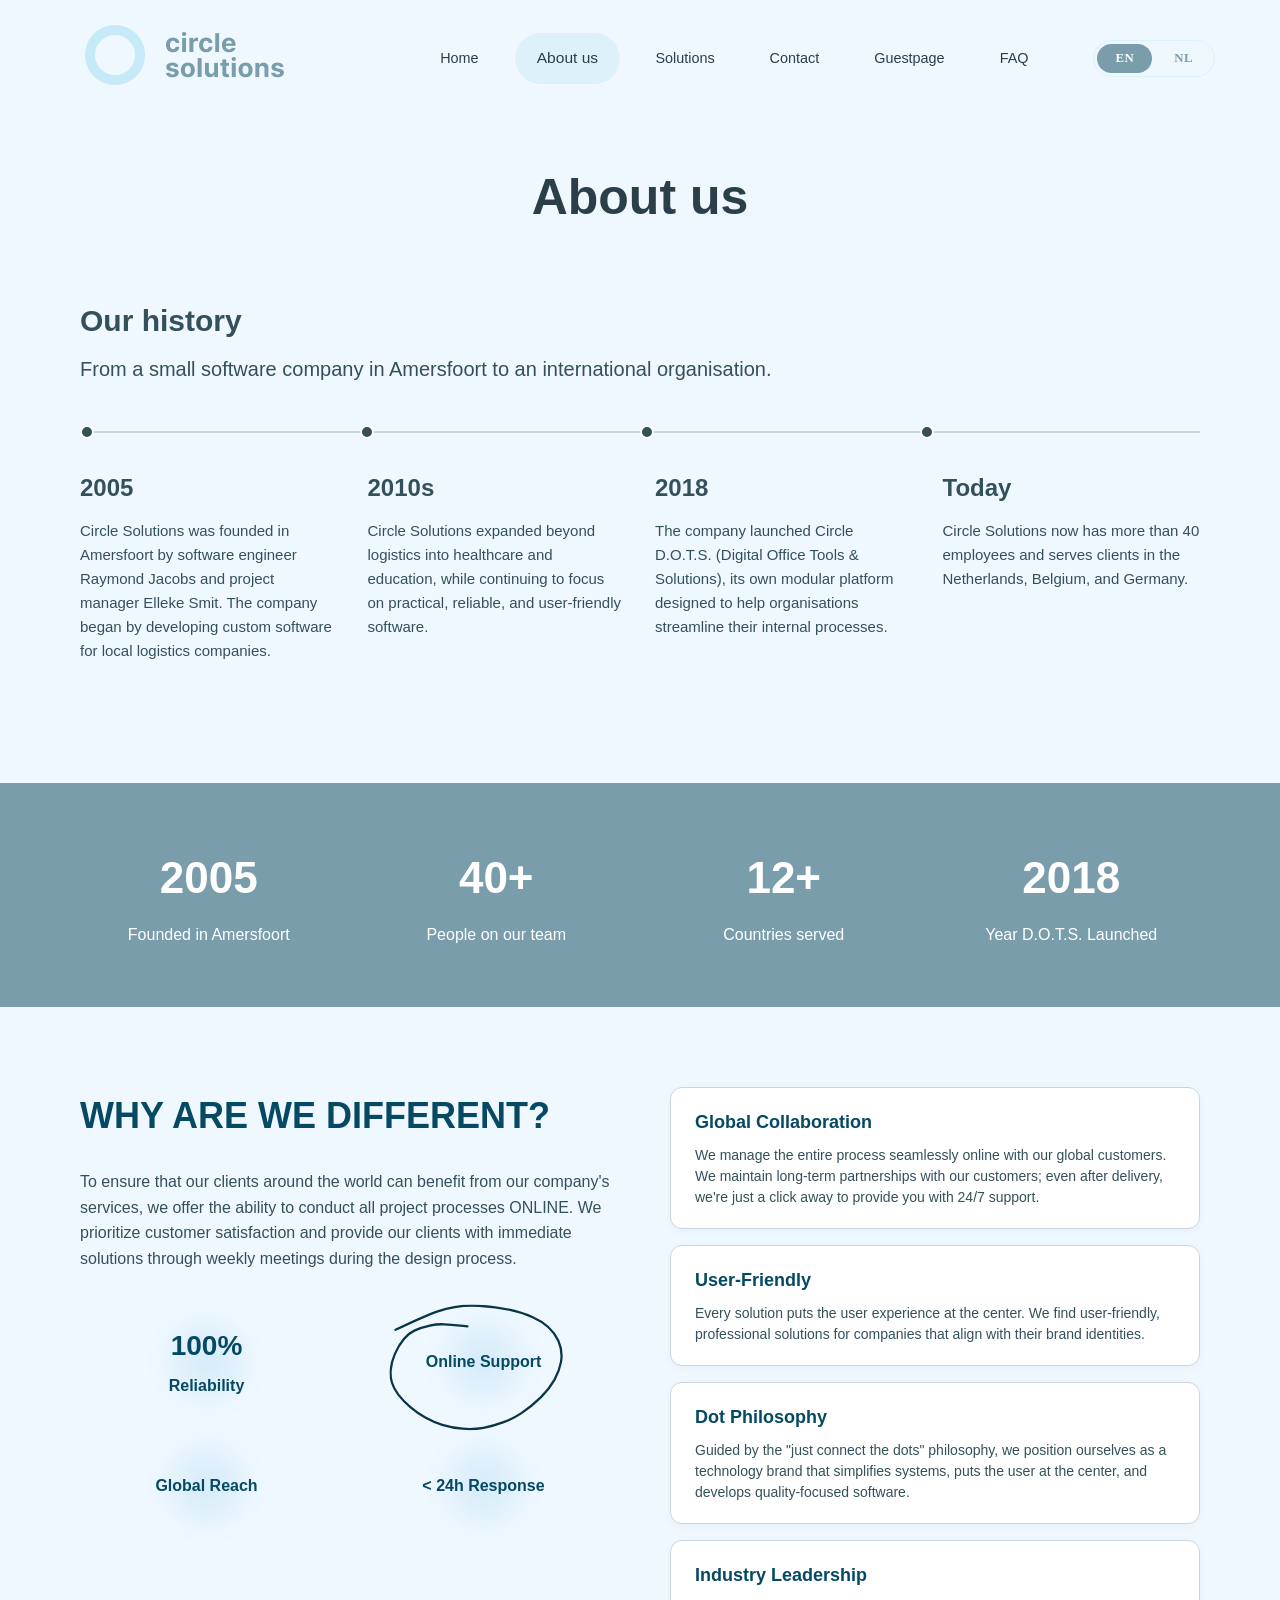
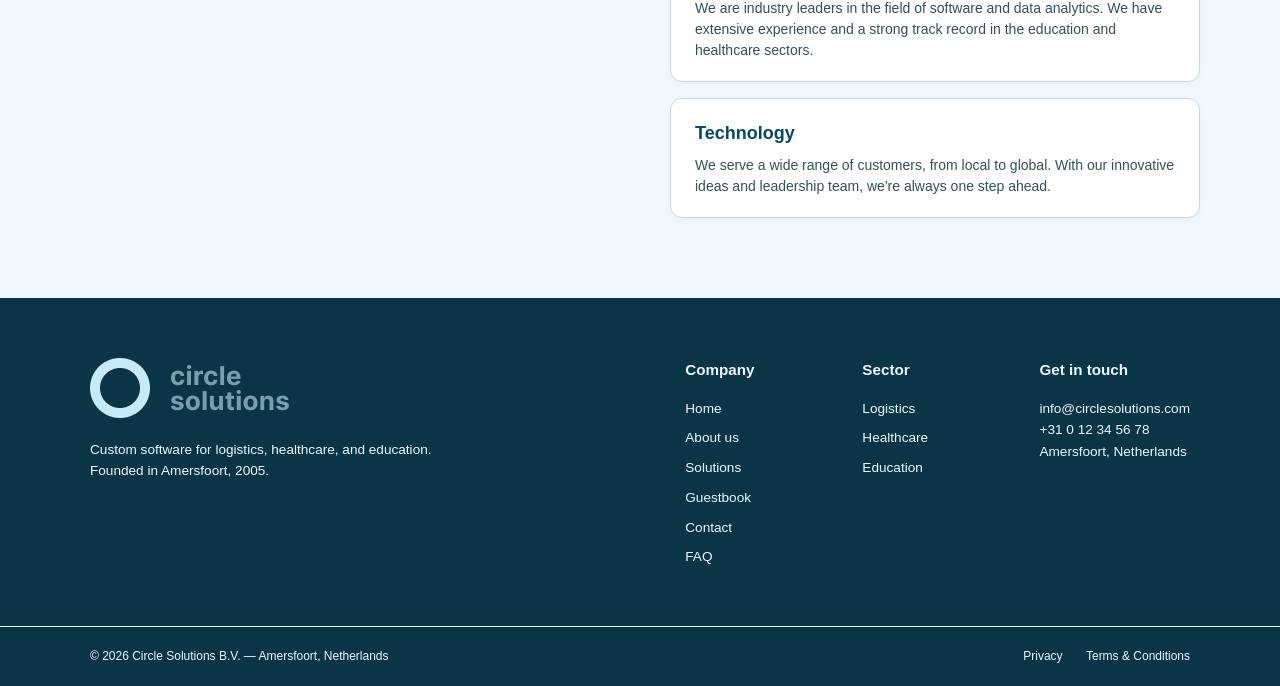
<file: src/pages/about.html>
<! DOCTYPE html> 
<html lang="en">
<head>
    <meta charset="UTF-8">
    <meta name="viewport" content="width=device-width, initial-scale=1.0">
   <link rel="stylesheet" href="../css/style.css"> 
   <link rel="stylesheet" href="../css/andr.css"> 
   <link rel="stylesheet" href="../css/responsive.css">
    <title data-i18n="about.title">About Us - Circle Solutions </title>
</head>
<body>
    
    <header class="navbar">
<div class="nav-container">
<a href="../index.html" class="logo">
    <img src="../images/LOGO.png" alt="" class="logo-img">
</a>
	<input
	 type="checkbox"
	 id="menu-toggle"
	 class="menu-toggle"
    >

		<label for="menu-toggle" class="menu-button">
			<span></span>
			<span></span>
			<span></span>
		</label>

		<nav class="nav-links">
        <a href="../index.html" data-i18n="nav.home">Home</a>
        <a href="../pages/about.html" class="active" data-i18n="nav.about">About us</a>
        <a href="../pages/solutions.html" data-i18n="nav.solutions">Solutions</a>
        <a href="../pages/contact.php" data-i18n="nav.contact">Contact</a>
        <a href="../pages/guestbook.php" data-i18n="nav.guestbook">Guestpage</a>
        <a href="../pages/faq.html" data-i18n="nav.faq">FAQ</a>
        <br>
			<div class="lang-switch" role="group" aria-label="Language">
				<button class="btn-lang" data-lang="en" type="button">EN</button>
				<button class="btn-lang" data-lang="nl" type="button">NL</button>
			</div>
   </nav>
</div>
    </header>

  <main class="about-main">
    <section class="page-header">
        <h1 data-i18n="about.h1">About us</h1>
    </section>

    <section class="history-intro">
        <h2 data-i18n="about.history.h2">Our history</h2>
        <p data-i18n="about.history.p">From a small software company in Amersfoort to an international organisation.</p>
    </section>

<!-- HISTORY TIMELINE SECTION                   -->


<section class="history-timeline">
  
  <!-- Line and dots container for accurate alignment -->
  <div class="timeline-track">
    <div class="timeline-line"></div>
    <div class="timeline-dots">
      <span class="dot"></span>
      <span class="dot"></span>
      <span class="dot"></span>
      <span class="dot"></span>
    </div>
  </div>

  <!-- Content grid matching each timeline point -->
  <div class="timeline-grid">
    <div class="timeline-item">
      <h3>2005</h3>
      <p data-i18n="about.t1.p">Circle Solutions was founded in Amersfoort by software engineer Raymond Jacobs and project manager Elleke Smit. The company began by developing custom software for local logistics companies.</p>
    </div>

    <div class="timeline-item">
      <h3 data-i18n="about.t2.h3">2010s</h3>
      <p data-i18n="about.t2.p">Circle Solutions expanded beyond logistics into healthcare and education, while continuing to focus on practical, reliable, and user-friendly software.</p>
    </div>

    <div class="timeline-item">
      <h3 data-i18n="about.t3.h3">2018</h3>
      <p data-i18n="about.t3.p">The company launched Circle D.O.T.S. (Digital Office Tools & Solutions), its own modular platform designed to help organisations streamline their internal processes.</p>
    </div>

    <div class="timeline-item">
      <h3 data-i18n="about.t4.h3">Today</h3>
      <p data-i18n="about.t4.p">Circle Solutions now has more than 40 employees and serves clients in the Netherlands, Belgium, and Germany.</p>
    </div>
  </div>

</section>


<!-- STATS BANNER SECTION                       -->

<section class="stats-banner">
  <div class="stats-container">
    <div class="stat-item">
      <span class="stat-number">2005</span>
      <p class="stat-label" data-i18n="about.stat1">Founded in Amersfoort</p>
    </div>

    <div class="stat-item">
      <span class="stat-number">40+</span>
      <p class="stat-label" data-i18n="about.stat2">People on our team</p>
    </div>

    <div class="stat-item">
      <span class="stat-number">12+</span>
      <p class="stat-label" data-i18n="about.stat3">Countries served</p>
    </div>

    <div class="stat-item">
      <span class="stat-number">2018</span>
      <p class="stat-label" data-i18n="about.stat4">Year D.O.T.S. Launched</p>
    </div>
  </div>
</section>

<!-- WHY ARE WE DIFFERENT SECTION               -->

<section class="why-different">
  <div class="glow-circle glow-top-left"></div>
  <div class="glow-circle glow-bottom-right"></div>
  <div class="why-container">
    
    <!-- Left Column: Big Heading, Text, and Badges -->
    <div class="why-left">
      <h2 data-i18n="about.why.h2">WHY ARE WE DIFFERENT?</h2>
      <p class="why-lead" data-i18n="about.why.lead">
        To ensure that our clients around the world can benefit from your company's services, we offer the ability to conduct all project processes ONLINE. We prioritize customer satisfaction and provide our clients with immediate solutions through weekly meetings during the design process.
      </p>


      <!-- Small badges grid matching the wireframe -->
      <div class="why-badges-grid">
        <div class="badge-item">
          <span class="badge-num">100%</span>
          <span class="badge-label" data-i18n="about.badge1">Reliability</span>
        </div>
        <div class="badge-item circled">
          <div class="btn-circle-wrapper">
            <svg width="153" height="111" viewBox="0 0 153 111" fill="none" xmlns="http://www.w3.org/2000/svg">
               <path d="M68.9501 19.2801C67.7803 19.2801 60.3262 18.537 48.3158 17.5968C43.1721 17.1942 39.8983 17.7714 35.5876 18.743C31.277 19.7147 26.013 21.2752 22.0479 23.1195C18.0829 24.9638 15.5762 27.0445 12.7809 30.4943C9.98565 33.9442 6.97767 38.7001 4.84322 43.6395C2.70877 48.579 1.539 53.5578 1.14528 57.869C0.751562 62.1802 1.16934 65.6728 2.26188 69.144C3.35443 72.6152 5.10908 75.9593 7.8512 79.5769C10.5933 83.1945 14.2697 86.9843 18.5032 90.5715C22.7366 94.1587 27.4157 97.4284 32.0821 100.079C36.7485 102.729 41.2605 104.661 46.6764 106.288C52.0923 107.915 58.2753 109.179 64.5103 109.718C70.7453 110.257 76.8448 110.034 83.0785 108.953C89.3122 107.873 95.4953 105.94 100.853 103.942C106.211 101.943 110.555 99.937 116.219 96.1539C121.883 92.3708 128.735 86.8717 134.061 81.5866C139.387 76.3015 142.98 71.397 145.792 66.381C148.603 61.365 150.525 56.3861 151.473 50.7745C152.421 45.1629 152.338 39.0694 149.12 31.9918C145.902 24.9142 139.551 17.0373 126.546 11.2703C113.541 5.50326 94.0723 2.08495 79.0716 1.21573C64.071 0.346515 54.128 2.12998 42.6556 6.0955C31.1833 10.061 18.4829 16.1545 5.39772 22.4327" stroke-width="2" stroke-linecap="round" stroke-linejoin="round" stroke="#093546"/>
            </svg>
          <span class="badge-label" data-i18n="about.badge2">Online Support</span>
          </div>
        </div>
        <div class="badge-item">
          <span class="badge-label" data-i18n="about.badge3">Global Reach</span>
        </div>
        <div class="badge-item">
          <span class="badge-label" data-i18n="about.badge4">&lt; 24h Response</span>
        </div>
      </div>
    </div>

    <!-- Right Column: Stacked White Cards -->
    <div class="why-right">
      <div class="diff-card">
        <h4 data-i18n="about.c1.h4">Global Collaboration</h4>
        <p data-i18n="about.c1.p">We manage the entire process seamlessly online with our global customers. We maintain long-term partnerships with our customers; even after delivery, we're just a click away to provide you with 24/7 support.</p>
      </div>

      <div class="diff-card">
        <h4 data-i18n="about.c2.h4">User-Friendly</h4>
        <p data-i18n="about.c2.p">Every solution puts the user experience at the center. We find user-friendly, professional solutions for companies that align with their brand identities.</p>
      </div>

      <div class="diff-card">
        <h4 data-i18n="about.c3.h4">Dot Philosophy</h4>
        <p data-i18n="about.c3.p">Guided by the "just connect the dots" philosophy, we position ourselves as a technology brand that simplifies systems, puts the user at the center, and develops quality-focused software.</p>
      </div>

      <div class="diff-card">
        <h4 data-i18n="about.c4.h4">Industry Leadership</h4>
        <p data-i18n="about.c4.p">We are industry leaders in the field of software and data analytics. We have extensive experience and a strong track record in the education and healthcare sectors.</p>
      </div>

      <div class="diff-card">
        <h4 data-i18n="about.c5.h4">Technology</h4>
        <p data-i18n="about.c5.p">We serve a wide range of customers, from local to global. With our innovative ideas and leadership team, we're always one step ahead.</p>
      </div>
    </div>

  </div>
</section>

    </main>

  
  <!-- FOOTER -->
	<footer class="footer">
		<div class="container footer-grid">
			<div class="footer-brand">
				<div class="logo light">
					<span class="logo-icon"></span>
					<img src="/images/LOGO.png" alt="">
        
				</div>
				<p>
					<span data-i18n="footer.tagline">Custom software for logistics, healthcare, and education.</span>
					<br>
						<span data-i18n="footer.founded">Founded in Amersfoort, 2005.</span>
					</p>

			</div>
			<div class="footer-col">
				<h4 data-i18n="footer.company">Company</h4>
				<ul>
					<li>
						<a href="../index.html" data-i18n="nav.home">Home</a>
					</li>
					<li>
						<a href="about.html" data-i18n="nav.about">About us</a>
					</li>
					<li>
						<a href="solutions.html" data-i18n="nav.solutions">Solutions</a>
					</li>
					<li>
						<a href="guestbook.php" data-i18n="nav.guestbook">Guestbook</a>
					</li>
					<li>
						<a href="contact.php" data-i18n="nav.contact">Contact</a>
					</li>
					<li>
						<a href="faq.html" data-i18n="nav.faq">FAQ</a>
					</li>
				</ul>
			</div>
			<div class="footer-col">
				<h4 data-i18n="footer.sector">Sector</h4>
				<ul>
					<li>
						<a href="solutions.html" data-i18n="footer.logistics">Logistics</a>
					</li>
					<li>
						<a href="solutions.html" data-i18n="footer.healthcare">Healthcare</a>
					</li>
					<li>
						<a href="solutions.html" data-i18n="footer.education">Education</a>
					</li>
				</ul>
			</div>
			<div class="footer-col">
				<h4 data-i18n="footer.touch">Get in touch</h4>
				<p>info@circlesolutions.com</p>
				<p>+31 0 12 34 56 78</p>
				<p data-i18n="footer.city">Amersfoort, Netherlands</p>
			</div>
		</div>  
		<div class="footer-bottom">
			<div class="container flex-between">
				<p>&copy; 2026 Circle Solutions B.V. — Amersfoort, Netherlands</p>
				<div class="legal-links">
					<a href="privacy.html" data-i18n="footer.privacy">Privacy</a>
					<a href="terms.html" data-i18n="footer.terms">Terms & Conditions</a>
				</div>
			</div>
		</div>
	</footer>

	<script src="../js/lang.js"></script>
	
</body>
</html>
</file>
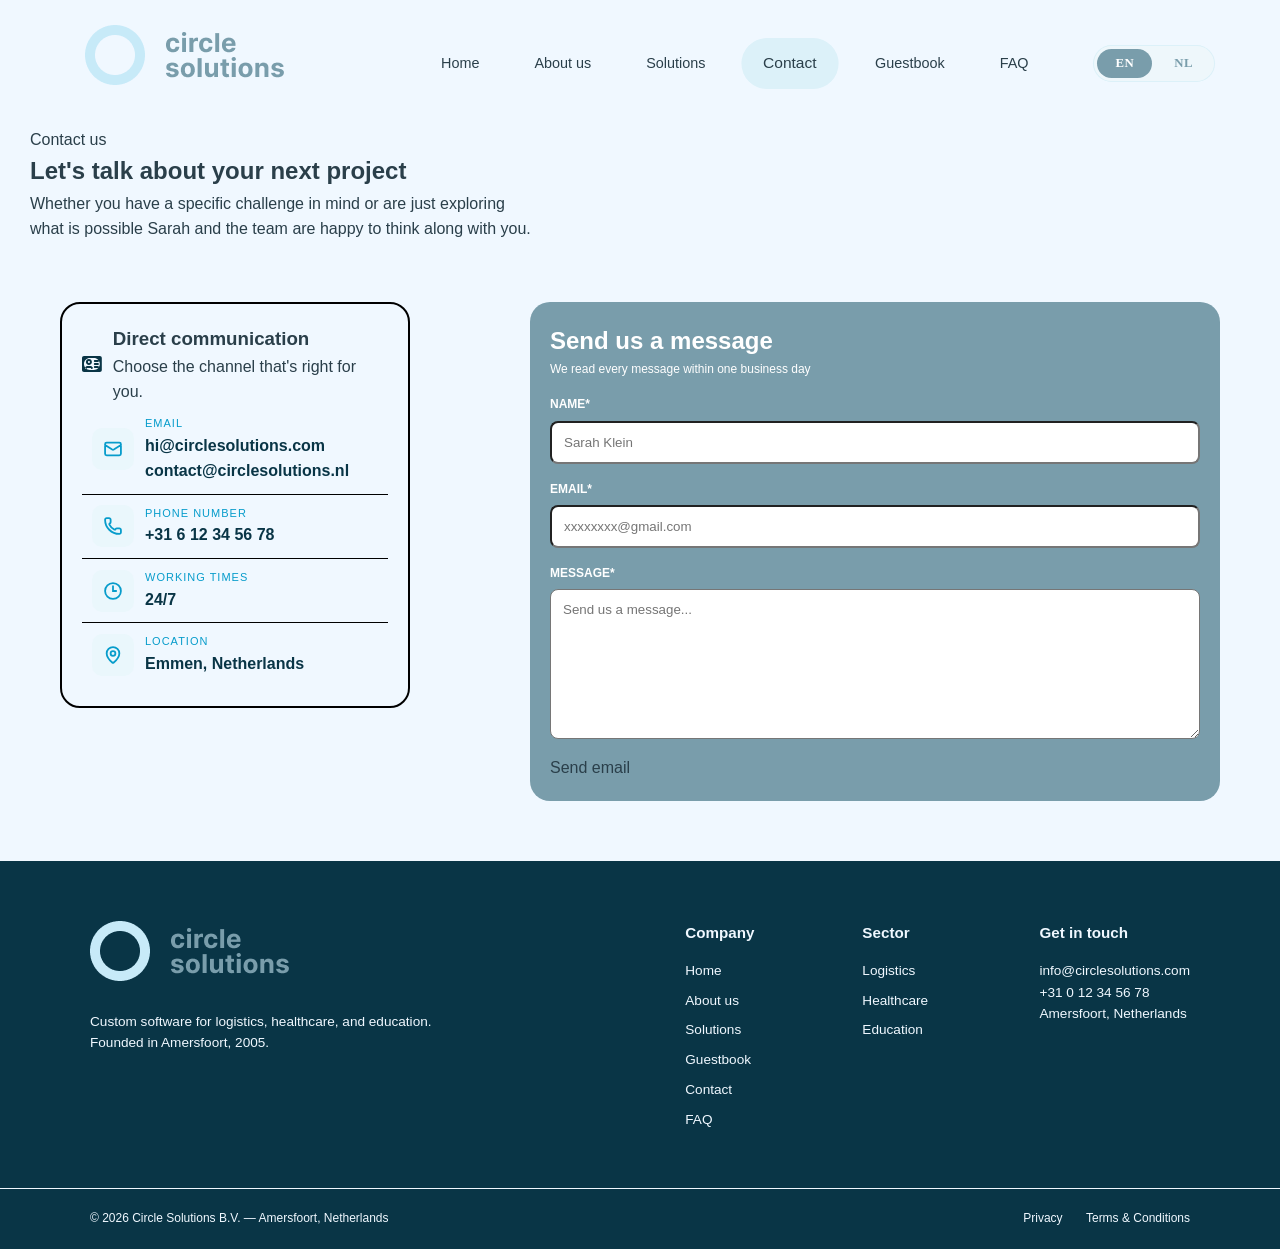
<file: src/pages/contact.html>
<!DOCTYPE html>
<html lang="en">
<head>
    <meta charset="UTF-8">
    <meta name="viewport" content="width=device-width, initial-scale=1.0">
    <title data-i18n="contact.title">Contact - Circle Solutions</title>
    <link rel="stylesheet" href="../css/style.css">
    <link rel="stylesheet" href="../css/david.css">
</head>
<body>
        <!-- NAVBAR -->
        <header class="navbar">
    <div class="nav-container">
    <a href="../index.html" class="logo">
        <img src="../images/LOGO.png" alt="" class="logo-img">
    </a>

        <nav class="nav-links">
            <a href="../index.html" data-i18n="nav.home">Home</a>
            <a href="../pages/about.html" data-i18n="nav.about">About us</a>
            <a href="../pages/solutions.html" data-i18n="nav.solutions">Solutions</a>
            <a href="../pages/contact.html" class="active" data-i18n="nav.contact">Contact</a>
            <a href="../pages/guestbook.php" data-i18n="nav.guestbook">Guestbook</a>
            <a href="../pages/faq.html" data-i18n="nav.faq">FAQ</a>
            <br>
				<div class="lang-switch" role="group" aria-label="Language">
					<button class="btn-lang" data-lang="en" type="button">EN</button>
					<button class="btn-lang" data-lang="nl" type="button">NL</button>
				</div>
    </nav>
    </div>
        </header>

        <!--First text part-->

    <section class="first-part">
        <div class="kuki">
            <p data-i18n="contact.badge">Contact us</p>
        </div>

        <div>
            <h1 data-i18n="contact.h1">Let's talk about your next project</h1>
        </div>
		<p data-i18n-html="contact.intro">
			Whether you have a specific challenge in mind or are just exploring <br>
	what is possible Sarah and the team are happy to think along with you.</p>
		<div>

        </div>
    </section>

    <!--The two boxes-->

    <section class="contact-form">
        <div class="left-box">
            <div class="box-header">
                <svg width="20" height="16" viewBox="0 0 20 16" fill="none" xmlns="http://www.w3.org/2000/svg">
                    <path d="M0 2C0 0.89543 0.89543 0 2 0H18C19.1046 0 20 0.89543 20 2V14C20 15.1046 19.1046 16 18 16H2C0.895431 16 0 15.1046 0 14V2ZM18 8C18 4.68629 15.3137 2 12 2H8C4.68629 2 2 4.68629 2 8C2 11.3137 4.68629 14 8 14H12C15.3137 14 18 11.3137 18 8ZM7 5C6.44772 5 6 5.44772 6 6C6 6.55228 6.44772 7 7 7C7.55228 7 8 6.55228 8 6C8 5.44772 7.55228 5 7 5ZM4 6C4 4.34315 5.34315 3 7 3C8.65685 3 10 4.34315 10 6C10 7.65685 8.65685 9 7 9C5.34315 9 4 7.65685 4 6ZM12 5C12 4.44772 12.4477 4 13 4H16C16.5523 4 17 4.44772 17 5C17 5.55228 16.5523 6 16 6H13C12.4477 6 12 5.55228 12 5ZM12 8C12 7.44772 12.4477 7 13 7H16C16.5523 7 17 7.44772 17 8C17 8.55228 16.5523 9 16 9H13C12.4477 9 12 8.55228 12 8ZM5.61803 12C5.3116 12 5.03147 12.1731 4.89443 12.4472C4.64744 12.9412 4.04676 13.1414 3.55279 12.8944C3.05881 12.6474 2.85858 12.0468 3.10557 11.5528C3.5814 10.6011 4.55406 10 5.61803 10H8.38197C9.44594 10 10.4186 10.6011 10.8944 11.5528C11.1414 12.0468 10.9412 12.6474 10.4472 12.8944C9.95324 13.1414 9.35256 12.9412 9.10557 12.4472C8.96853 12.1731 8.6884 12 8.38197 12H5.61803ZM12 11C12 10.4477 12.4477 10 13 10H16C16.5523 10 17 10.4477 17 11C17 11.5523 16.5523 12 16 12H13C12.4477 12 12 11.5523 12 11Z" fill-rule="evenodd" clip-rule="evenodd" fill="#093546"/>
                </svg>

                <div>
                    <h3 data-i18n="contact.direct.h3">Direct communication</h3>
                    <p data-i18n="contact.direct.p">Choose the channel that's right for you.</p>
                </div>
            </div>

            <div class="left-email">  
                <ul class="contant-list">
                    <li>
                        <svg width="42" height="42" viewBox="0 0 42 42" fill="none" xmlns="http://www.w3.org/2000/svg">
                            <rect width="42" height="42" rx="10" fill="#EAF7FC"/>
                            <path d="M28.9171 17.0421L21.7987 21.5755C21.5571 21.7158 21.2827 21.7896 21.0034 21.7896C20.724 21.7896 20.4497 21.7158 20.2081 21.5755L13.0825 17.0421M28.9171 17.0421V16.2505C28.9171 15.3761 28.2082 14.6673 27.3337 14.6673H14.666C13.7915 14.6673 13.0825 15.3761 13.0825 16.2505V17.0421M28.9171 17.0421V25.7495C28.9171 26.6239 28.2082 27.3327 27.3337 27.3327H14.666C13.7915 27.3327 13.0825 26.6239 13.0825 25.7495V17.0421" stroke-width="1.8" stroke-linecap="round" stroke="#079CCB"/>
                        </svg>
                        <div>
                            <span class="label" data-i18n="contact.email">Email</span>
                            <p>hi@circlesolutions.com</p>
                            <p>contact@circlesolutions.nl</p>
                        </div>
                    </li>

                    <li>
                        <svg width="42" height="42" viewBox="0 0 42 42" fill="none" xmlns="http://www.w3.org/2000/svg">
                            <rect width="42" height="42" rx="10" fill="#EAF7FC"/>
                            <path d="M22.4503 24.6166C22.6138 24.6917 22.798 24.7089 22.9726 24.6653C23.1471 24.6217 23.3016 24.5199 23.4106 24.3767L23.6917 24.0086C23.8392 23.8119 24.0305 23.6523 24.2503 23.5424C24.4702 23.4324 24.7126 23.3752 24.9585 23.3752H27.3337C27.7536 23.3752 28.1564 23.542 28.4533 23.839C28.7503 24.1359 28.9171 24.5387 28.9171 24.9587V27.3338C28.9171 27.7538 28.7503 28.1566 28.4533 28.4535C28.1564 28.7505 27.7536 28.9173 27.3337 28.9173C23.554 28.9173 19.9292 27.4158 17.2566 24.7432C14.584 22.0706 13.0825 18.4458 13.0825 14.6662C13.0825 14.2462 13.2493 13.8434 13.5463 13.5465C13.8433 13.2495 14.246 13.0827 14.666 13.0827H17.0412C17.4611 13.0827 17.8639 13.2495 18.1608 13.5465C18.4578 13.8434 18.6246 14.2462 18.6246 14.6662V17.0414C18.6246 17.2872 18.5674 17.5296 18.4575 17.7495C18.3475 17.9694 18.1879 18.1606 17.9912 18.3081L17.6207 18.586C17.4754 18.697 17.3729 18.8549 17.3308 19.0328C17.2886 19.2108 17.3094 19.3978 17.3895 19.5622C18.4716 21.76 20.2512 23.5373 22.4503 24.6166Z" stroke-width="1.8" stroke-linecap="round" stroke="#079CCB"/>
                        </svg>

                        <div>
                            <span class="label" data-i18n="contact.phone">Phone Number</span>
                            <p>+31 6 12 34 56 78</p>
                        </div>
                    </li>

                    <li>
                        <svg width="42" height="42" viewBox="0 0 42 42" fill="none" xmlns="http://www.w3.org/2000/svg">
                            <rect width="42" height="42" rx="10" fill="#EAF7FC"/>
                            <path d="M20.9998 16.2496V21H24.1667M28.9171 21C28.9171 25.3726 25.3724 28.9173 20.9998 28.9173C16.6272 28.9173 13.0825 25.3726 13.0825 21C13.0825 16.6274 16.6272 13.0827 20.9998 13.0827C25.3724 13.0827 28.9171 16.6274 28.9171 21Z" stroke-width="1.8" stroke-linecap="round" stroke="#079CCB"/>
                        </svg>

                        <div>
                            <span class="label" data-i18n="contact.hours.label">Working Times</span>
                            <p data-i18n="contact.hours.value">7/24</p>
                        </div>
                    </li>

                    <li>
                        <svg width="42" height="42" viewBox="0 0 42 42" fill="none" xmlns="http://www.w3.org/2000/svg">
                            <rect width="42" height="42" rx="10" fill="#EAF7FC"/>
                            <path d="M27.3329 19.4166C27.3329 23.3698 22.9483 27.4868 21.4759 28.7584C21.3388 28.8615 21.1718 28.9173 21.0002 28.9173C20.8286 28.9173 20.6616 28.8615 20.5244 28.7584C19.0521 27.4868 14.6675 23.3698 14.6675 19.4166C14.6675 17.7368 15.3347 16.1257 16.5223 14.9379C17.7099 13.75 19.3206 13.0827 21.0002 13.0827C22.6797 13.0827 24.2905 13.75 25.4781 14.9379C26.6657 16.1257 27.3329 17.7368 27.3329 19.4166ZM23.3749 19.4166C23.3749 20.7284 22.3117 21.7918 21.0002 21.7918C19.6886 21.7918 18.6254 20.7284 18.6254 19.4166C18.6254 18.1048 19.6886 17.0414 21.0002 17.0414C22.3117 17.0414 23.3749 18.1048 23.3749 19.4166Z" stroke-width="1.8" stroke-linecap="round" stroke="#079CCB"/>
                        </svg>

                        <div>
                            <span class="label" data-i18n="contact.location.label">Location</span>
                            <p data-i18n="contact.location.value">Emmen, Netherlands</p>
                        </div>
                    </li>
                </ul>
            </div>
        </div>

        <div class="right-box">
            <form class="form-box" action="process.php" method="post" novalidate>
                <div class="form-header">
                    <h2 data-i18n="contact.form.h2">Send us a message</h2>
                    <p data-i18n="contact.form.p">We read every message within one business day</p>
                </div>
                <div class="field">
                    <label for="name" data-i18n="contact.form.name">Name*</label>
                    <input type="text" id="name" name="name" placeholder="Sarah Klein" required>
                </div>
                <div class="field">
                    <label for="email" data-i18n="contact.form.email">Email*</label>
                    <input type="email" id="email" name="email" placeholder="xxxxxxxx@gmail.com" required>
                </div>
                <div class="field">
                    <label for="message" data-i18n="contact.form.message">Message*</label>
					<textarea name="message" id="message"
		   data-i18n-placeholder="contact.form.placeholder"
		   placeholder="Send us a message..." required=""></textarea>
                </div>
                
                <a class="emailto" href="mailto:vadaszdavid06@gmail.com">Send email</a>
            </form>
        </div>
    </section>

<!-- FOOTER -->
	<footer class="footer">
		<div class="container footer-grid">
			<div class="footer-brand">
				<div class="logo light">
					<span class="logo-icon"></span>
					<img src="/images/LOGO.png" alt="">
        
				</div>
				<p>
					<span data-i18n="footer.tagline">Custom software for logistics, healthcare, and education.</span>
					<br>
						<span data-i18n="footer.founded">Founded in Amersfoort, 2005.</span>
					</p>

			</div>
			<div class="footer-col">
				<h4 data-i18n="footer.company">Company</h4>
				<ul>
					<li>
						<a href="../index.html" data-i18n="nav.home">Home</a>
					</li>
					<li>
						<a href="about.html" data-i18n="nav.about">About us</a>
					</li>
					<li>
						<a href="solutions.html" data-i18n="nav.solutions">Solutions</a>
					</li>
					<li>
						<a href="guestbook.php" data-i18n="nav.guestbook">Guestbook</a>
					</li>
					<li>
						<a href="contact.html" data-i18n="nav.contact">Contact</a>
					</li>
					<li>
						<a href="faq.html" data-i18n="nav.faq">FAQ</a>
					</li>
				</ul>
			</div>
			<div class="footer-col">
				<h4 data-i18n="footer.sector">Sector</h4>
				<ul>
					<li>
						<a href="solutions.html" data-i18n="footer.logistics">Logistics</a>
					</li>
					<li>
						<a href="solutions.html" data-i18n="footer.healthcare">Healthcare</a>
					</li>
					<li>
						<a href="solutions.html" data-i18n="footer.education">Education</a>
					</li>
				</ul>
			</div>
			<div class="footer-col">
				<h4 data-i18n="footer.touch">Get in touch</h4>
				<p>info@circlesolutions.com</p>
				<p>+31 0 12 34 56 78</p>
				<p data-i18n="footer.city">Amersfoort, Netherlands</p>
			</div>
		</div>
		<div class="footer-bottom">
			<div class="container flex-between">
				<p>&copy; 2026 Circle Solutions B.V. — Amersfoort, Netherlands</p>
				<div class="legal-links">
					<a href="privacy.html" data-i18n="footer.privacy">Privacy</a>
					<a href="terms.html" data-i18n="footer.terms">Terms & Conditions</a>
				</div>
			</div>
		</div>
	</footer>

	<script src="../js/lang.js"></script>
	
</body>
</html>
</file>
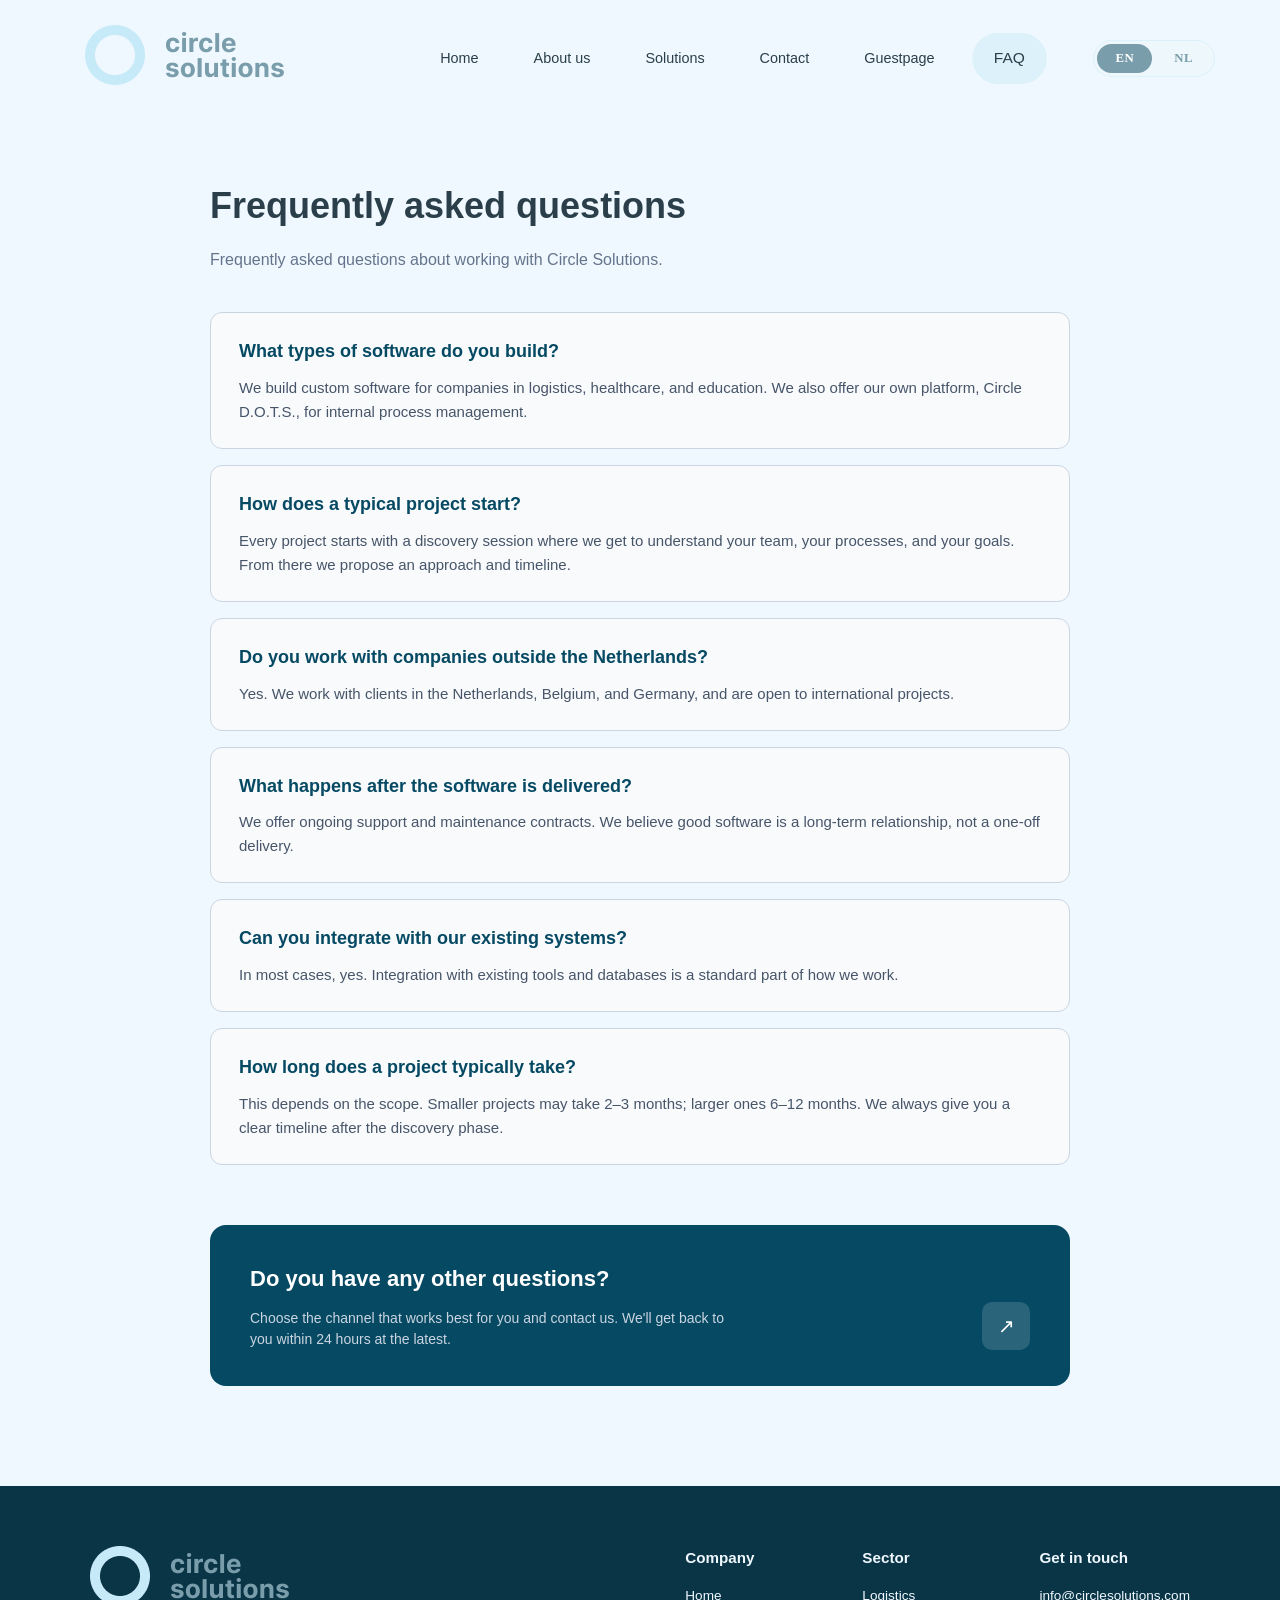
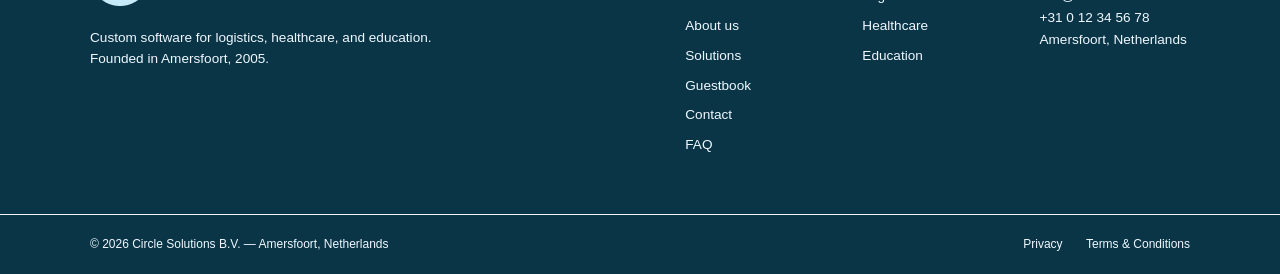
<file: src/pages/faq.html>
<! DOCTYPE html> 
<html lang="en">
<head>
    <meta charset="UTF-8">
    <meta name="viewport" content="width=device-width, initial-scale=1.0">
   <link rel="stylesheet" href="../css/style.css"> 
   <link rel="stylesheet" href="../css/andr.css">
   <link rel="stylesheet" href="../css/responsive.css">
    <title data-i18n="faq.title"> FAQ - Circle Solutions </title>
</head>
<body>
    
    <header class="navbar">
<div class="nav-container">
<a href="../index.html" class="logo">
    <img src="/images/LOGO.png" alt="" class="logo-img">
</a>
	<input
	 type="checkbox"
	 id="menu-toggle"
	 class="menu-toggle"
    >

		<label for="menu-toggle" class="menu-button">
			<span></span>
			<span></span>
			<span></span>
		</label>

		<nav class="nav-links">
        <a href="../index.html" data-i18n="nav.home">Home</a>
        <a href="../pages/about.html" data-i18n="nav.about">About us</a>
        <a href="../pages/solutions.html" data-i18n="nav.solutions">Solutions</a>
        <a href="../pages/contact.php" data-i18n="nav.contact">Contact</a>
        <a href="../pages/guestbook.php" data-i18n="nav.guestbook">Guestpage</a>
        <a href="../pages/faq.html" class="active" data-i18n="nav.faq">FAQ</a>
        <br>
			<div class="lang-switch" role="group" aria-label="Language">
				<button class="btn-lang" data-lang="en" type="button">EN</button>
				<button class="btn-lang" data-lang="nl" type="button">NL</button>
			</div>
   </nav>
</div>
    </header>

    <main class="faq-main">
    <!-- Title Section -->
    <section class="faq-header">
      <h1 data-i18n="faq.h1">Frequently asked questions</h1>
      <p class="subtitle" data-i18n="faq.subtitle">Frequently asked questions about working with Circle Solutions.</p>
    </section>

    <!-- FAQ cards -->
    <section class="faq-container">
      <div class="faq-card">
        <h3 data-i18n="faq.q1">What types of software do you build?</h3>
        <p data-i18n="faq.a1">We build custom software for companies in logistics, healthcare, and education. We also offer our own platform, Circle D.O.T.S., for internal process management.</p>
      </div>

      <div class="faq-card">
        <h3 data-i18n="faq.q2">How does a typical project start?</h3>
        <p data-i18n="faq.a2">Every project starts with a discovery session where we get to understand your team, your processes, and your goals. From there we propose an approach and timeline.</p>
      </div>

      <div class="faq-card">
        <h3 data-i18n="faq.q3">Do you work with companies outside the Netherlands?</h3>
        <p data-i18n="faq.a3">Yes. We work with clients in the Netherlands, Belgium, and Germany, and are open to international projects.</p>
      </div>

      <div class="faq-card">
        <h3 data-i18n="faq.q4">What happens after the software is delivered?</h3>
        <p data-i18n="faq.a4">We offer ongoing support and maintenance contracts. We believe good software is a long-term relationship, not a one-off delivery.</p>
      </div>

      <div class="faq-card">
        <h3 data-i18n="faq.q5">Can you integrate with our existing systems?</h3>
        <p data-i18n="faq.a5">In most cases, yes. Integration with existing tools and databases is a standard part of how we work.</p>
      </div>

      <div class="faq-card">
        <h3 data-i18n="faq.q6">How long does a project typically take?</h3>
        <p data-i18n="faq.a6">This depends on the scope. Smaller projects may take 2–3 months; larger ones 6–12 months. We always give you a clear timeline after the discovery phase.</p>
      </div>
    </section>

    <!-- Dark Blue Callout Box -->
    <section class="faq-contact-box">
      <div class="contact-box-content">
        <h2 data-i18n="faq.box.h2">Do you have any other questions?</h2>
        <p data-i18n="faq.box.p">Choose the channel that works best for you and contact us. We'll get back to you within 24 hours at the latest.</p>
      </div>
      <a href="contact.php" class="contact-box-btn" aria-label="Contact us">
        <span>&#x2197;</span> <!-- Up-right arrow icon -->
      </a>
    </section>
    </main>
    
    
<!-- FOOTER -->
    <footer class="footer">
    <div class="container footer-grid">
      <div class="footer-brand">
        <div class="logo light">
          <span class="logo-icon"></span><img src="../images/LOGO.png" alt="">
        </div>
        <p>Custom software for logistics, healthcare, and education. <br>Founded in Amersfoort, 2005.</p>
      </div>
      <div class="footer-col">
        <h4>Company</h4>
        <ul>
          <li><a href="../index.html">Home</a></li>
          <li><a href="about.html">About us</a></li>
          <li><a href="solutions.html">Solutions</a></li>
          <li><a href="guestbook.php">Guestbook</a></li>
          <li><a href="contact.php">Contact</a></li>
          <li><a href="faq.html">FAQ</a></li>
        </ul>
      </div>
      <div class="footer-col">
        <h4>Sector</h4>
        <ul>
          <li><a href="solutions.html">Logistics</a></li>
          <li><a href="solutions.html">Healthcare</a></li>
          <li><a href="solutions.html">Education</a></li>
        </ul>
      </div>
      <div class="footer-col">
        <h4>Get in touch</h4>
        <p>info@circlesolutions.com</p>
        <p>+31 0 12 34 56 78</p>
        <p>Amersfoort, Netherlands</p>
      </div>
    </div>
    <div class="footer-bottom">
      <div class="container flex-between">
        <p>&copy; 2026 Circle Solutions B.V. — Amersfoort, Netherlands</p>
        <div class="legal-links">
          <a href="privacy.html">Privacy</a>
          <a href="terms.html">Terms & Conditions</a>
        </div>
      </div>
    </div>
  </footer>

	<script src="../js/lang.js"></script>

  </body>
  </html>
</file>
<file: src/css/style.css>
﻿*{
    margin: 0;
    padding: 0;
    box-sizing: border-box;
    
}

body{
    font-family: Calibri, 'Trebuchet MS', sans-serif;
    /* --- calibri--- */
    background-color:  aliceblue;
    color: #2A3F4A;
    line-height: 1.6;
    
    
}

.container {
    max-width: 1140px;
    margin: 0 auto;
    padding: 0 20px;

}
a {
    text-decoration: none;
    color: #2A3F4A ;
}

ul {
    list-style: none;
}

/* --- NAVBAR --- */

.navbar{
    background-color: aliceblue;
    padding : 25px 65px ;

}

.nav-container {
    display: flex;
    justify-content: space-between;
    align-items: center;
}

.logo {
    font-weight: 1000;
    font-size: 1.2rem;
    color :black ;
}

.logo-img {
   margin-left: 20px;
   
}

.nav-links {
    display: flex;
    align-items: center;
    gap: 25px;
}

.nav-links a {
    font-size: 0.9rem ;
    font-weight: 500;
    color:#2A3F4A ;
    transition: color 0.2s;
    padding: 8px 15px; 
  transition: all 0.2s ease;
   border-radius: 40px;
}

.nav-links a.active, 
.nav-links a:hover {
  background-color: rgb(220 241 249 );
  transform: scale(1.08);
  transition: all 0.2s ease;
  padding: 12px 20px;
}

/* --- lANGUAGE SWITCH --- */
.lang-switch {
  display: inline-flex;
  align-items: center;
  gap: 4px;
  padding: 4px;
  background-color: #eef7fb;
  border-radius: 999px;
  box-shadow: inset 0 0 0 1px rgb(220 241 249);
}

.btn-lang {
  border: none;
  background: transparent;
  color: #799DAB;
  font-family: Calibri;
  font-size: 0.8rem;
  font-weight: 600;
  letter-spacing: 0.5px;
  padding: 7px 18px;
  border-radius: 999px;
  cursor: pointer;
  transition: background-color 0.2s ease, color 0.2s ease;
}

.btn-lang:hover { color: #093546; }

.btn-lang.active {
  background-color: #799DAB;
  color: #ffffff;
}

.btn-lang:focus-visible {
  outline: 2px solid #408BA9;
  outline-offset: 2px;
}

/* --- HERO SECTION --- */
.hero {
    position: relative;
    width: 100%;
    min-height: 500px; /* Alanın sıkışmaması için yükseklik */
    background: url('../images/BACKG.png') no-repeat center center / cover;
    display: flex;
    flex-direction: column;
    justify-content: center;
    align-items: center; 
    color: #2A3F4A; 
    text-align: left; 
    padding: 80px 100px; 
}
.hero-container {
  max-width: 700px;
  margin-left: 100px; 
}

.hero-container span[data-i18n="home.hero.tagline"] {
    position: relative;
    top: -15px; /* Adjust this number to move it higher or lower */
    display: block;
}

.sub-title {
  font-size: 0.75rem;
  letter-spacing: 1.5px;
  color: #64748b;
  font-weight: 600;
}

.hero h1 {
    font-size: 3rem;
  font-weight: 1200;
  line-height: 1.2;
  margin: 15px 0;
  color: #0f172a;
}

.hero p {
  font-size: 1rem;
  color: #799DAB;
  margin-bottom: 30px;
}

.hero-buttons {
  display: flex;
  gap: 20px;
}

.btn {
  display: inline-block;
  padding: 12px 28px;
  border-radius: 25px;
  font-size: 0.85rem;
  font-weight: 700;
  transition: all 0.2s;
  background-color: #799DAB;
  color: aliceblue;
}


.btn:hover {
  background-color: #093546;
}

.btn-circle-wrapper {
    position: relative;
    display: inline-block;
}

.btn-circle-wrapper svg {
    position: absolute;
    top: 50%;
    left: 50%; 
    transform: translate(-60%, -40%);                     
    width: 150%;
    height: auto;
    pointer-events: none;
    z-index: 1;
}

.btn-circle-wrapper .btn {
    position: relative;
    z-index: 2;
}

/* --- CIRCLE D.O.T.S. SECTION --- */
.dots-section {
  padding: 60px 0;
  background-color: rgb(220 241 249 );
  
}


.dots-section .container.grid-2 {
  position: relative;
}

.dots-section .badge {
  position: absolute;
  top: -80px;
  right: 20px;
  z-index: 5;
}

.badge {
  display: inline-flex;
  align-items: center;
  gap: 10px; 
  background-color: #122836; 
  color: #ffffff;
  font-weight: 700;
  font-size: 0.85rem;
  letter-spacing: 0.5px;
  padding: 10px 22px;
  border-radius: 20px; 
  width: fit-content;
}

/* Little point */

.badge .dot {
  width: 10px;
  height: 10px;
  background-color: rgb(220 241 249 ); 
  border-radius: 50%; 
  display: inline-block;
}

.grid-2 {
  display: grid;
  grid-template-columns: 1fr 1fr;
  gap: 0px;
  align-items: center;
}


.dots-image img {
  width: 50%;
  border-radius: 12px;
  margin-left: 90px;
  justify-content: flex-start;
  
}

.dots-content h2 {
  font-size: 1.5rem;
  font-weight: 800;
  letter-spacing: 1px;
  margin-bottom: 15px;
  color: #0f172a;
  margin-right: 150px;
}

.dots-content .lead {
  font-size: 0.95rem;
  margin-right: 150px;
}
.dots-content ul {
  list-style-type: disc;
  padding-left: 0px;
  margin-right: 100px;
}

.dots-content li {
  font-size: 0.85rem;
  color: #334155;
 
}

/* --- QUOTE SECTION --- */

.quote-container {
    position: relative;
    width: 100%;
    min-height: 600px;
    display: flex;
    justify-content: center;
    align-items: center;
    overflow: hidden;
    padding: 80px 0;
    background-color: rgb(220 241 249 );
}
/* --- common--- */
.quote-container .circle {
    position: absolute;
    width: 650px;
    height: 600px;
    border-radius: 50%;
    top: 50%;
    transform: translateY(-50%);
}

.circle-left{
    background-color:#093546;
   left: 45%;
    transform: translate(-58%, -50%); 
    z-index: 1;
}

.circle-right{
    background-color:#408BA9;
   right: 45%;
    transform: translate(-42%, -50%); 
    z-index: 1;
}

.quote-content {
    position: relative;
    z-index: 2;
    max-width: 650px;
    text-align: center;
    color: #ffffff;
    padding: 0 20px;
}

.quote-text {
    font-size: 1.1rem;
    line-height: 1.6;
    margin-bottom: 25px;
}

.quote-author {
  margin-top: 20px;
  display: flex;
  flex-direction: column;  
  align-items: center;   
  text-align: right;
}


.author-name {
    font-weight: bold;
    display:block;
    margin-bottom: 10px;
    color: aliceblue;
    font-size: 1.1rem;
}


.author-logo {
  max-width: 100px;  
  max-height: 30px;      
  height: auto;
  display: block;
}


/* --- SERVICES SECTION --- */

.services-section {
  padding: 80px 0;
  background-color: rgb(220 241 249 );
  
}

.section-header {
  text-align: center;
  max-width: 700px;
  margin: 0 auto 50px;
}

.section-header h2 {
  font-size: 1.5rem;
  font-weight: 700;
  color: #0f172a;
  margin-bottom: 15px;
}

.section-header p {
  font-size: 0.9rem;
  color: #475569;
}

.services-grid {
  display: grid;
  grid-template-columns: repeat(3, 1fr);
  gap: 25px;
  
}

.service-card {
  background-color: #ffffff;
  padding: 30px;
  border-radius: 12px;
  box-shadow: 0 4px 15px rgba(0,0,0,0.03);
  border: 1px solid #093546;
}

.card-icon {
  font-size: 1.5rem;
  margin-bottom: 15px;
  justify-content: center;
  display: flex;
}

.service-card h3 {
  font-size: 1rem;
  font-weight: 700;
  margin-bottom: 10px;
  color: #0f172a;
}

.service-card p {
  font-size: 0.8rem;
  color: #64748b;
  line-height: 1.5;
}

/* --- BANNER SECTION --- */

.cta-section {
  padding: 40px 0 80px;
}

.cta-card {
  background-color: #0d1b2a;
  color: #ffffff;
  border-radius: 16px;
  display: grid;
  grid-template-columns: 1fr 1fr;
  gap: 30px;
  align-items: center;
  border: 3px solid  #408BA9;
}
.cta-content{
    margin-left: 65px;
}
.cta-content h2 {
  font-size: 1.5rem;
  margin-bottom: 10px;
  border: 1px solid #7dd3fc;
  border-radius: 8px;
  padding-left: 65px;
}

.cta-content h3 {
  font-size: 1.2rem;
  font-weight: 400;
  margin-bottom: 15px;
}

.cta-content p {
  font-size: 0.85rem;
  color: aliceblue;
  opacity: 70%;
  margin-bottom: 25px;
}

.cta-image{
   
  display: flex;
 justify-content: flex-end;
 align-items: center;
 padding: 10px;
}
.cta-image img {
   width: 55%;
object-fit: cover;
margin-right: 70px;/* ---left img --- */
  
}

.contact-btn {
display: inline-flex;
align-items: center;
justify-content: space-between;
width: 200px;
height: 40px;
padding: 0 35px;
background-color: #7dd3fc;
border-radius: 30px;
color:#0f172a;
font-size: 1rem;
font-weight: bold;
text-decoration: none;
box-sizing: border-box;
border: 2px solid #079CCB;

}


.contact-btn .arrow {
  font-size: 1rem;
  font-weight: bold;
  
}


/* --- SOLUTIONS PAGE--- */


.main-sol {
  display: flex;
  flex-direction: column;
  width: 100%;
}

.section-sol {
  width: 100%;
  padding: 72px 50px;
  overflow: hidden;
}

.section--light-sol {
  background-color: #f8fbfc;
}

.section--blue-sol {
  background-color: #c7eaf8;
}

.section-sol:first-child {
  padding-top: 72px;
  padding-bottom: 60px;
}

.container-sol {
  width: 100%;
  position: relative;
}

.container--header-sol {
  max-width: 800px;
  display: flex;
  flex-direction: column;
  gap: 12px;
}

.container--split-sol {
  max-width: 1100px;
  display: flex;
  flex-direction: row;
  align-items: center;
  justify-content: center;
  gap: 52px;
  width: 100%;
}


.content-col-sol {
  flex: 1 0 0;
  min-width: 0;
  display: flex;
  flex-direction: column;
  gap: 15.2px;
}

.image-col-sol {
  flex: 1 0 0;
  min-width: 0;
  padding-bottom: 4px;
}


.label-sol {
  font-size: 12.8px;
  font-weight: 500;
  color: #799dab;
  letter-spacing: 1.28px;
  text-transform: uppercase;
}

.heading-1-sol {
  font-size: 48px;
  font-weight: 700;
  color: #2a3f4a;
  letter-spacing: -0.96px;
  line-height: normal;
}

.heading-2-sol {
  font-size: 29.6px;
  font-weight: 700;
  color: #2a3f4a;
  letter-spacing: -0.444px;
  line-height: normal;
}

.description-sol {
  font-size: 16px;
  font-weight: 400;
  color: #5a7580;
  line-height: 26.4px;
}

.description--wide-sol {
  font-size: 16.8px;
  line-height: 27.72px;
  max-width: 620px;
}


.feature-list-sol {
  list-style: none;
  display: flex;
  flex-direction: column;
  gap: 9.5px;
  padding: 8.8px 0 4.8px;
  font-size: 14.7px;
  color: #5a7580;
  font-weight: 400;
}

.feature-item-sol {
  display: flex;
  gap: 10px;
  align-items: flex-start;
  white-space: nowrap;
}

.checkmark-sol {
  font-weight: 700;
  color: #799dab;
  line-height: 22.82px;
  flex-shrink: 0;
}

.feature-item-sol span:last-child {
  line-height: 22.82px;
}


.vertical-border-sol {
  border-left: 2px solid #dcf1f9;
  padding-left: 12px;
}

.vertical-border-sol p {
  font-size: 13.1px;
  font-style: italic;
  font-weight: 400;
  color: #aac3cc;
  line-height: normal;
  white-space: nowrap;
}


.image-pill-sol {
  position: relative;
  height: 300px;
  border-radius: 200px;
  overflow: hidden;
  width: 100%;
  margin-left: 50px;
}

.image-pill__img-sol {
  position: absolute;
  left: 0;
  width: 100%;
  max-width: none;
  pointer-events: none;
}


.image-pill__img--logistics-sol {
  height: 232.89%;
  top: -66.44%;
}


.image-pill__img--healthcare-sol {
  height: 262%;
  top: -81%;
}

.image-pill__img--education-sol {
  height: 108.68%;
  top: -4.34%;
}



/* --- FOOTER --- */
.footer {
  background-color: #093546;
  color: aliceblue;
  padding: 60px 0  20px;
  font-size: 0.85rem;
}

.footer-grid {
  display: grid;
  grid-template-columns: 3fr 0.8fr 0.8fr 0fr;
  gap: 25px;
  margin-bottom: 50px;
}

.footer-brand .logo {
  color: aliceblue
  ;
  margin-bottom: 15px;
}

.footer-brand p {
  color:aliceblue;
  line-height: 1.5;
}

.footer-col a{
    color: aliceblue; 
}
.footer-col h4 {
  color: aliceblue;
  margin-bottom: 15px;
  font-size: 0.95rem;
}

.footer-col ul li {
  margin-bottom: 8px;
}

.footer-col a:hover {
  text-decoration: underline;
}

.footer-bottom {
  border-top: 1px solid aliceblue;
  padding-top: 20px;
}

.flex-between {
  display: flex;
  justify-content: space-between;
  align-items: center;
  color: aliceblue;
  font-size: 0.75rem;
}

.legal-links a {
  margin-left: 20px;
  color: aliceblue;
}

.legal-links a:hover {
  color: aliceblue;
}


  
/* RESPONSIVE DESIGN */
@media (max-width: 900px) {
  .grid-2,
  .services-grid,
  .cta-card,
  .footer-grid {
    grid-template-columns: 1fr;
  }

  .hero-container {
    margin-left: 0;
  }

  .quote-card {
    border-radius: 20px;
    padding: 40px 20px;
  }

  .cta-card {
    height: auto ;
    padding: 35px 20px ;
    box-sizing: border-box ;
  }

  

  /* --- NAVBAR RESPONSIVE  --- */
  .nav-container {
    flex-direction: column; 
    align-items: center;
    padding: 15px;
  }

  .nav-links {
    display: flex;
    flex-direction: column; 
    align-items: center;
    width: 100%;
    margin-top: 15px;
    gap: 8px; 
  }

  .nav-links a {
    margin: 5px 0;
    text-align: center;
  }

  .nav-links br {
    display: none; 
  }

  .lang-switch {
    display: flex;
    justify-content: center;
    margin-top: 10px;
  }
}
</file>
<file: src/css/andr.css>
/*ABOUT US PAGE START*/

.page-header {
    text-align: center;
    margin-top: 40px;
    margin-bottom: 60px;
}

.page-header h1 {
    font-size: 50px;
    font-weight: 600;
    color: #2a3f4a;
}

.history-intro {
    max-width: 1280px;
    margin: 0 auto;
    padding-left: 80px;
}

.history-intro h2 {
    font-size: 30px;
    font-weight: 600;
    color: #34505B;
    margin-bottom: 8px;
}

.history-intro p {
    font-size: 20px;
    font-weight: 300;
    color: #34505B;
}



/* HISTORY TIMELINE SECTION */

.history-timeline {
  max-width: 1280px;
  margin: 0 auto;
  padding: 40px 80px 80px 80px;
}

.timeline-track {
  position: relative;
  margin-bottom: 30px;
}

/* The horizontal grey line */
.timeline-line {
  position: absolute;
  top: 6px;
  left: 0;
  right: 0;
  height: 2px;
  background-color: #cbd5e1;
  z-index: 1;
}

.timeline-dots {
  display: grid;
  grid-template-columns: repeat(4, 1fr);
  position: relative;
  z-index: 2;
}

.timeline-dots .dot {
  width: 14px;
  height: 14px;
  background-color: #34505B;
  border-radius: 50%;
  border: 2px solid #ffffff;
  justify-self: start; 
}

/* 4-column grid for the text milestones */
.timeline-grid {
  display: grid;
  grid-template-columns: repeat(4, 1fr);
  gap: 30px;
}

.timeline-item h3 {
  font-size: 24px;
  font-weight: 600;
  color: #34505B;
  margin-bottom: 12px;
}

.timeline-item p {
  font-size: 15px;
  font-weight: 300;
  color: #34505B;
  line-height: 1.6;
}


/* STATS BANNER SECTION */

.stats-banner {
  background-color: #799DAB;
  width: 100%;
  padding: 60px 0;
  color: #ffffff;
  margin-top: 40px;
}

.stats-container {
  max-width: 1280px;
  margin: 0 auto;
  padding: 0 80px;
  display: grid;
  grid-template-columns: repeat(4, 1fr);
  gap: 30px;
  text-align: center;
}

.stat-item .stat-number {
  font-size: 44px;
  font-weight: 700;
  display: block;
  margin-bottom: 8px;
}

.stat-item .stat-label {
  font-size: 16px;
  font-weight: 400;
}


/* WHY ARE WE DIFFERENT SECTION               */

.why-different {
  position: relative;
  max-width: 1280px;
  margin: 0 auto;
  padding: 80px;
  overflow: hidden;
}


.why-container {
  position: relative;
  z-index: 1;
  display: grid;
  grid-template-columns: 1fr 1fr;
  gap: 60px;
  align-items: start;
}

/* --- LEFT COLUMN STYLES --- */
.why-left h2 {
  font-size: 36px;
  font-weight: 700;
  color: #054963;
  margin-bottom: 24px;
}

.why-left .why-lead {
  font-size: 16px;
  line-height: 1.6;
  color: #34505B;
  margin-bottom: 40px;
}

/* 2x2 grid for the mini badges */
.why-badges-grid {
  display: grid;
  grid-template-columns: repeat(2, 1fr);
  gap: 24px;
}

.badge-item {
  position: relative; /* Anchors the glow circle inside each box */
  display: flex;
  flex-direction: column;
  justify-content: center;
  align-items: center;
  text-align: center;
  min-height: 100px;
}


.badge-item::before {
  content: '';
  position: absolute;
  top: 50%;
  left: 50%;
  transform: translate(-50%, -50%);
  width: 110px;
  height: 110px;
  border-radius: 50%;
  background: radial-gradient(circle, rgba(10, 148, 201, 0.14) 0%, rgba(255, 255, 255, 0) 70%);
  filter: blur(12px);
  pointer-events: none;
  z-index: 0;
}


.badge-item > * {
  position: relative;
  z-index: 1;
}

.badge-item .badge-num {
  font-size: 28px;
  font-weight: 700;
  color: #054963;
  margin-bottom: 4px;
}

.badge-item .badge-label {
  font-size: 16px;
  font-weight: 600;
  color: #054963;
}

/* Hand-drawn look circle for "Online Support" badge */
.btn-circle-wrapper svg {
    position: absolute;
    top: 50%;
    left: 50%;
    transform: translate(-54%, -45%);
    width: 150%;
    height: auto;
}


/* --- RIGHT COLUMN STYLES (White Cards) --- */
.why-right {
  display: flex;
  flex-direction: column;
  gap: 16px;
}

.diff-card {
  background-color: #ffffff;
  border: 1px solid #cbd5e1;
  border-radius: 12px;
  padding: 20px 24px;
  box-shadow: 0 2px 8px rgba(0, 0, 0, 0.04);
}

.diff-card h4 {
  font-size: 18px;
  font-weight: 600;
  color: #054963;
  margin-bottom: 8px;
}

.diff-card p {
  font-size: 14px;
  line-height: 1.5;
  color: #34505B;
}

/* ABOUT US PAGE END */


/* FAQ PAGE START */

.faq-main {
  max-width: 900px;
  margin: 0 auto;
  padding: 60px 20px 100px 20px;
}

/* Header Text */
.faq-header {
  text-align: left;
  margin-bottom: 40px;
}

.faq-header h1 {
  font-size: 36px;
  font-weight: 700;
  color: #2a3f4a;
  margin-bottom: 12px;
}

.faq-header .subtitle {
  font-size: 16px;
  color: #64748b;
}

/* FAQ Cards Stack */
.faq-container {
  display: flex;
  flex-direction: column;
  gap: 16px;
  margin-bottom: 60px;
}

.faq-card {
  background-color: #f8fafc;
  border: 1px solid #cbd5e1;
  border-radius: 12px;
  padding: 24px 28px;
  transition: transform 0.2s ease, box-shadow 0.2s ease;
}

.faq-card:hover {
  transform: translateY(-2px);
  box-shadow: 0 4px 12px rgba(0, 0, 0, 0.05);
}

.faq-card h3 {
  font-size: 18px;
  font-weight: 600;
  color: #054963;
  margin-bottom: 10px;
}

.faq-card p {
  font-size: 15px;
  color: #475569;
  line-height: 1.6;
}

/* Dark Callout Box */
.faq-contact-box {
  background-color: #054963;
  border-radius: 16px;
  padding: 36px 40px;
  color: #ffffff;
  display: flex;
  justify-content: space-between;
  align-items: flex-end;
  gap: 20px;
}

.contact-box-content h2 {
  font-size: 22px;
  font-weight: 600;
  margin-bottom: 12px;
  color: #ffffff;
}

.contact-box-content p {
  font-size: 14px;
  color: #cbd5e1;
  max-width: 500px;
  line-height: 1.5;
}

/* Arrow Button inside Callout */
.contact-box-btn {
  background-color: rgba(255, 255, 255, 0.15);
  color: #ffffff;
  width: 48px;
  height: 48px;
  border-radius: 10px;
  display: flex;
  align-items: center;
  justify-content: center;
  text-decoration: none;
  font-size: 20px;
  transition: background-color 0.2s ease, transform 0.2s ease;
  flex-shrink: 0;
}
.contact-box-btn:hover {
  background-color: #ffffff;
  color: #054963;
  transform: scale(1);
}
@media (max-width: 900px) {
    .history-intro {
        padding: 0 30px;
    }

    .history-timeline {
        padding: 30px;
    }

    .timeline-grid {
        gap: 20px;
    }

    .stats-container {
        padding: 0 30px;
        grid-template-columns: repeat(2, 1fr);
    }

    .why-different {
        padding: 40px 30px;
    }

    .why-container {
        grid-template-columns: 1fr;
        gap: 30px;
    }

    .faq-main {
        padding: 20px;
    }
}

@media (max-width: 600px) {
    .page-header {
        margin: 30px 0;
    }

    .page-header h1 {
        font-size: 32px;
    }

    .history-intro {
        padding: 0 20px;
    }

    .history-intro h2 {
        font-size: 25px;
    }

    .history-intro p {
        font-size: 16px;
    }

    .history-timeline {
        padding: 30px 20px;
    }

    .timeline-track {
        display: none;
    }
  }
@media (max-width: 600px) {
    .about-main,
    .faq-main,
    .history-timeline,
    .history-intro,
    .why-different,
    .faq-container {
        width: 100%;
        max-width: 100%;
        min-width: 0;
    }

    .timeline-grid,
    .why-container,
    .stats-container {
        grid-template-columns: minmax(0, 1fr);
    }

    .faq-card,
    .timeline-item {
        min-width: 0;
        overflow-wrap: anywhere;
    }
}
</file>
<file: src/css/responsive.css>
.menu-toggle,
.menu-button {
  display: none;
}

.navbar {
  position: sticky;
  top: 0;
  z-index: 1000;
}

.image-pill-sol {
  position: relative;
  width: 100%;
  height: auto;
  max-width: 550px;
  margin: 0 auto;
  padding: 0;
  overflow: visible;
  border-radius: 0;
}

.image-pill__img-sol,
.image-pill__img--logistics-sol,
.image-pill__img--healthcare-sol,
.image-pill__img--education-sol {
  display: block;
  position: static;
  top: auto;
  left: auto;
  right: auto;
  bottom: auto;
  width: 100%;
  height: auto;
  max-width: 100%;
  min-height: 0;
  margin: 0;
  padding: 0;
  object-fit: contain;
  object-position: center;
  border-radius: 24px;
}

.image-col-sol {
  width: 100%;
  min-width: 0;
}

@media (min-width: 1001px) {
  .container--split-sol {
    display: flex;
    flex-direction: row;
    align-items: center;
    gap: 48px;
  }

  .content-col-sol,
  .image-col-sol {
    flex: 1 1 0;
    min-width: 0;
  }

  .image-pill-sol {
    max-width: 550px;
  }
}

@media (max-width: 1000px) {
  *,
  *::before,
  *::after {
    box-sizing: border-box;
  }

  html {
    scroll-padding-top: 90px;
  }

  body {
    min-width: 0;
    overflow-x: clip;
  }

  img,
  video,
  iframe {
    max-width: 100%;
  }

  img {
    height: auto;
  }

  input,
  textarea,
  select,
  button {
    max-width: 100%;
  }

  .container--split-sol {
    display: flex;
    flex-direction: column;
    align-items: stretch;
    gap: 28px;
    max-width: 700px;
    margin-inline: auto;
  }

  .content-col-sol,
  .image-col-sol {
    width: 100%;
    flex: none;
    min-width: 0;
  }

  .image-pill-sol {
    max-width: 650px;
  }
}

@media (max-width: 900px) {
  .navbar {
    position: sticky;
    top: 0;
    z-index: 1000;
    width: 100%;
    padding: 10px 20px;
    background-color: aliceblue;
  }

  .nav-container {
    display: flex;
    flex-direction: row;
    padding: 0;
    align-items: center;
    justify-content: space-between;
    flex-wrap: wrap;
    gap: 0 16px;
    width: 100%;
    max-width: 100%;
    margin: 0 auto;
  }

  .logo {
    display: flex;
    align-items: center;
    flex-shrink: 0;
  }

  .logo-img {
    display: block;
    width: auto;
    height: auto;
    max-width: 150px;
    max-height: 55px;
    margin: 0;
  }

  .menu-toggle {
    display: block;
    position: absolute;
    width: 1px;
    height: 1px;
    padding: 0;
    margin: 0;
    opacity: 0;
  }

  .menu-button {
    display: flex;
    flex-direction: column;
    justify-content: center;
    align-items: center;
    gap: 5px;
    width: 45px;
    height: 45px;
    padding: 10px;
    margin-left: auto;
    background-color: #dcf1f9;
    border-radius: 10px;
    cursor: pointer;
    flex-shrink: 0;
  }

  .menu-button span {
    display: block;
    width: 100%;
    height: 3px;
    background-color: #093546;
    border-radius: 5px;
  }

  .menu-toggle:focus-visible + .menu-button {
    outline: 2px solid #408ba9;
    outline-offset: 3px;
  }

  .nav-container > .nav-links {
    display: none;
    position: static;
    width: 100%;
    max-width: 100%;
    margin: 0;
    padding: 12px 0;
    flex-direction: column;
    align-items: stretch;
    justify-content: flex-start;
    gap: 5px;
    background-color: aliceblue;
    box-shadow: none;
  }

  .menu-toggle:checked ~ .nav-links {
    display: flex;
  }

  .nav-container > .nav-links a {
    display: block;
    width: 100%;
    min-height: 44px;
    margin: 0;
    padding: 12px 15px;
    border-radius: 10px;
    font-size: 15px;
    text-align: left;
    text-decoration: none;
    white-space: normal;
    transform: none;
  }

  .nav-container > .nav-links a.active,
  .nav-container > .nav-links a:hover {
    padding: 12px 15px;
    background-color: #dcf1f9;
    transform: none;
  }

  .nav-container > .nav-links a:focus-visible {
    outline: 2px solid #408ba9;
    outline-offset: 2px;
  }

  .nav-container > .nav-links br {
    display: none;
  }

  .nav-container > .nav-links .lang-switch {
    align-self: flex-start;
    margin: 8px 15px;
  }
}

@media (max-width: 768px) {
  .navbar {
    padding: 8px 16px;
  }

  .logo-img {
    max-width: 145px;
    max-height: 48px;
  }

  .container {
    width: 100%;
    max-width: 100%;
    padding-left: 18px;
    padding-right: 18px;
  }

  .hero {
    min-height: auto;
    padding: 60px 20px;
    background-position: center;
  }

  .hero-container {
    width: 100%;
    max-width: 100%;
    margin: 0;
    padding: 0;
  }

  .hero h1 {
    font-size: clamp(2rem, 7vw, 3rem);
    line-height: 1.2;
  }

  .hero-buttons {
    display: flex;
    flex-wrap: wrap;
    gap: 12px;
  }

  .grid-2,
  .services-grid,
  .footer-grid,
  .cards-grid,
  .faq-container,
  .timeline-grid,
  .stats-container,
  .why-container {
    grid-template-columns: minmax(0, 1fr);
  }

  .contact-form {
    display: flex;
    flex-direction: column;
    gap: 20px;
    padding: 0 18px;
  }

  .contact-form .left-box,
  .contact-form .right-box {
    width: 100%;
    max-width: 100%;
    margin: 0;
    padding: 20px;
  }

  .contact-form input,
  .contact-form textarea,
  .contact-form select {
    width: 100%;
    max-width: 100%;
  }

  .first-part {
    padding: 28px 18px;
  }

  .first-part h1 {
    font-size: clamp(1.8rem, 7vw, 2.7rem);
  }

  .history-intro,
  .history-timeline,
  .why-different {
    padding: 25px 18px;
  }

  .timeline-track {
    display: none;
  }

  .stats-container {
    padding: 0 18px;
    gap: 20px;
  }

  .section-sol {
    padding-top: 36px;
    padding-bottom: 36px;
  }

  .container-sol {
    width: 100%;
    max-width: 100%;
    padding-left: 18px;
    padding-right: 18px;
  }

  .image-pill-sol {
    width: 100%;
    max-width: 100%;
    height: auto;
  }

  .image-pill__img-sol {
    width: 100%;
    height: auto;
    object-fit: contain;
  }

  .faq-main,
  .about-main {
    width: 100%;
    max-width: 100%;
  }

  .faq-header,
  .page-header {
    padding-left: 18px;
    padding-right: 18px;
  }

  .footer-grid {
    gap: 24px;
  }

  .card,
  .faq-card,
  .guestbook-card {
    max-width: 100%;
  }

  .main-guestbook-layout {
    width: 100%;
    max-width: 100%;
    padding-left: 16px;
    padding-right: 16px;
  }

  .actions {
    display: flex;
    flex-wrap: wrap;
    gap: 12px;
  }
}

@media (max-width: 480px) {
  .navbar {
    padding: 8px 15px;
  }

  .nav-container {
    min-height: 52px;
  }

  .logo-img {
    max-width: 120px;
  }

  .menu-button {
    width: 42px;
    height: 42px;
  }

  .hero {
    padding: 45px 16px;
  }

  .hero h1 {
    font-size: clamp(1.8rem, 9vw, 2.4rem);
  }

  .hero-buttons > * {
    max-width: 100%;
  }

  .cards-grid {
    gap: 15px;
  }

  .card {
    padding: 20px;
  }

  .actions {
    flex-direction: column;
  }

  .actions .btn {
    width: 100%;
    text-align: center;
  }

  .form-back {
    padding: 18px;
  }

  .page-header h1,
  .faq-header h1 {
    font-size: clamp(1.8rem, 8vw, 2.5rem);
  }

  .image-pill-sol {
    max-width: 100%;
  }

  .image-pill__img-sol {
    border-radius: 16px;
  }
}

@media (prefers-reduced-motion: reduce) {
  html {
    scroll-behavior: auto;
  }
}
</file>
<file: src/css/david.css>
.first-part{
    display: flex;
    flex-direction: column;
    padding-left: 30px;
}

.left-box{
    border: 2px solid black;
    width: 350px;
    height: auto;
    padding: 20px;
    border-radius: 20px;
    margin: 60px;
}

.contant-list{
    list-style: none;
    padding: 0;
    margin: 0;
}

.box-header{
    display: flex;
    align-items: center;
    gap: 11px;
}

.contant-list li{
    display: flex;
    align-items: center;
    gap: 11px;
    padding: 10px;
    border-bottom: 1px solid black;
}

.label{
    display: block;
    font-size: 11px;
    text-transform: uppercase;
    color: #079ccb;
    letter-spacing: 1px;
}

.contant-list p{
    margin: 0;
    font-weight: bold;
    color: #093546
}

.contant-list li:last-child {
       border-bottom: none;
   }

.contact-form{
    display: flex;
    align-items: flex-start;
}

.right-box{
    flex: 1;
    height: auto;
    padding: 20px;
    border-radius: 20px;
    margin: 60px;
    background-color: #799dab;
}

.form-box{
    display: flex;
    flex-direction: column;
    gap: 16px;
}

.form-header h2{
    margin: 0;
    color: white;
}

.form-header p{
    margin: 0;
    font-size: 12px;
    color: white;
}

.field{
    display: flex;
    flex-direction: column;
    gap: 6px;
}

.field label{
    font-size: 12px;
    font-weight: bold;
    text-transform: uppercase;
    color: white;
}

.field input, textarea{
     font-family: inherit;
    width: 100%;
    border-radius: 8px;
    padding: 12px;
    background-color: white;
}

.field textarea{
    height: 150px;
    resize: vertical;
}

.gomb{
    background-color: #093546;
    color: white;
    padding: 14px;
    border: none;
    border-radius: 8px;
    font-family: inherit;
    font-weight: bold;
    font-size: 15px;
    cursor: pointer;
}

.gomb:hover{
    background-color: #079ccb;
}


.input-error {
    border: 2px solid red;
}

.error-text{
    color: red;
    margin: 0;
    margin-left: 4px;
}

@media (max-width: 900px) {
    .contact-form {
        gap: 20px;
        padding: 20px;
    }

    .left-box,
    .right-box {
        margin: 10px;
    }

    .left-box {
        width: 300px;
        flex-shrink: 0;
    }

    .field input,
    .field textarea {
        box-sizing: border-box;
    }
}

@media (max-width: 600px) {
    .first-part {
        padding: 20px;
    }

    .first-part h1 {
        font-size: 30px;
    }

    .first-part p {
        font-size: 15px;
    }

    .contact-form {
        flex-direction: column;
        padding: 15px;
        gap: 20px;
    }

    .left-box,
    .right-box {
        width: 100%;
        max-width: 100%;
        margin: 0;
        padding: 20px;
        box-sizing: border-box;
    }

    .form-box {
        width: 100%;
    }

    .field input,
    .field textarea {
        width: 100%;
        box-sizing: border-box;
    }

    .errors,
    .answer {
        width: calc(100% - 30px);
        max-width: 500px;
        padding: 25px 15px;
        box-sizing: border-box;
        overflow-wrap: anywhere;
    }

    .body-result {
        padding: 15px;
        box-sizing: border-box;
    }
}



3. guestbook.css — Gastenboek
Plak dit onderaan guestbook.css:

/* RESPONSIVE GUESTBOOK */

@media (max-width: 900px) {
    .main-guestbook-layout{
        max-width: 100%;
        padding: 0 25px;
    }
}

@media (max-width: 600px) {
    .main-guestbook-layout {
        margin: 25px auto;
        padding: 0 15px;
    }

    .guestbook-form-section h1 {
        font-size: 1.7rem;
    }

    .subtitle-text {
        font-size: 0.9rem;
    }

    .form-back {
        padding: 18px;
    }

    .form-group input,
    .form-group textarea {
        width: 100%;
        box-sizing: border-box;
    }

    .guestbook-card {
        padding: 15px;
    }

    .card-body {
        padding: 15px;
    }

    .card-body p {
        text-align: left;
        overflow-wrap: anywhere;
    }

    .details h3,
    .company-name {
        overflow-wrap: anywhere;
    }

    .guestbook-feed-section h2 {
        font-size: 1.3rem;
    }
}
@media (max-width: 600px) {
    .first-part,
    .contact-form {
        width: 100%;
        max-width: 100%;
        min-width: 0;
    }

    .contact-form {
        flex-direction: column;
    }

    .left-box,
    .right-box {
        width: 100%;
        max-width: 100%;
        min-width: 0;
        margin: 0;
        box-sizing: border-box;
    }

    .field input,
    .field textarea {
        max-width: 100%;
        min-width: 0;
        box-sizing: border-box;
    }
}
</file>
